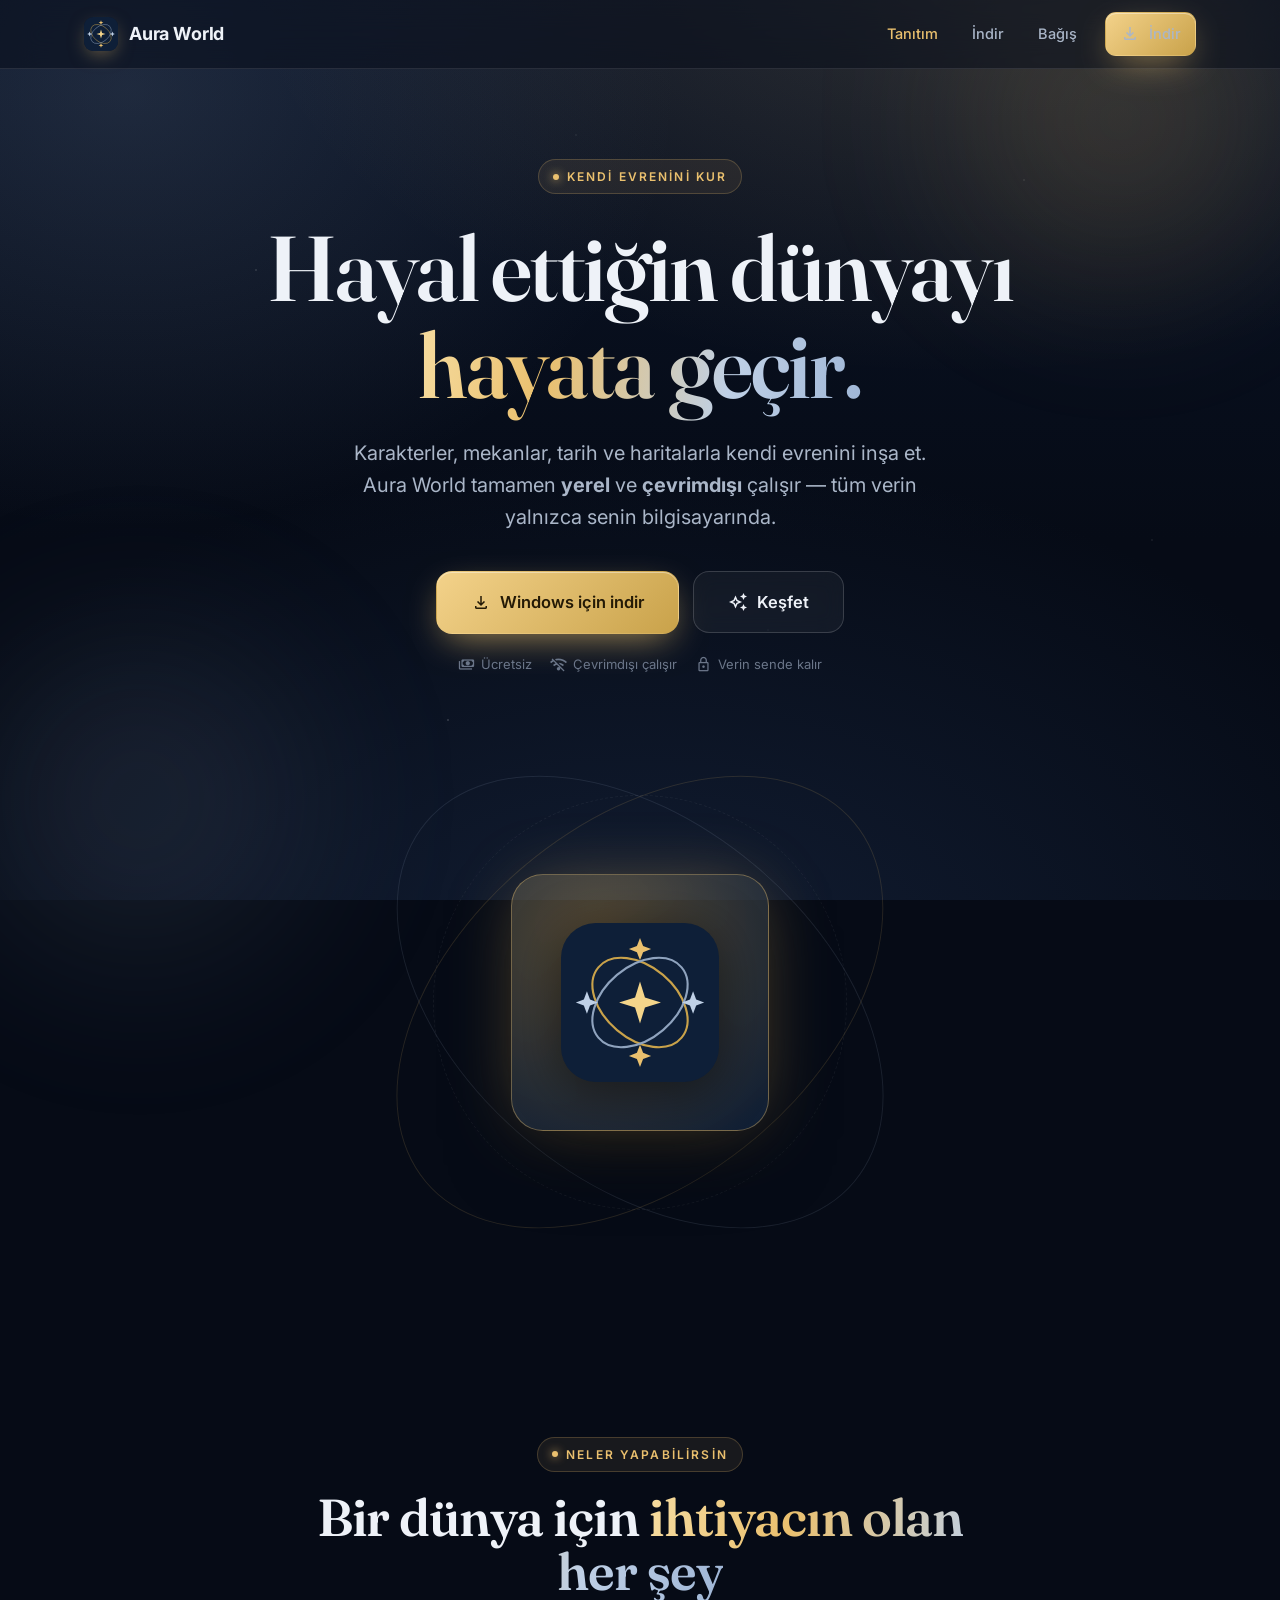
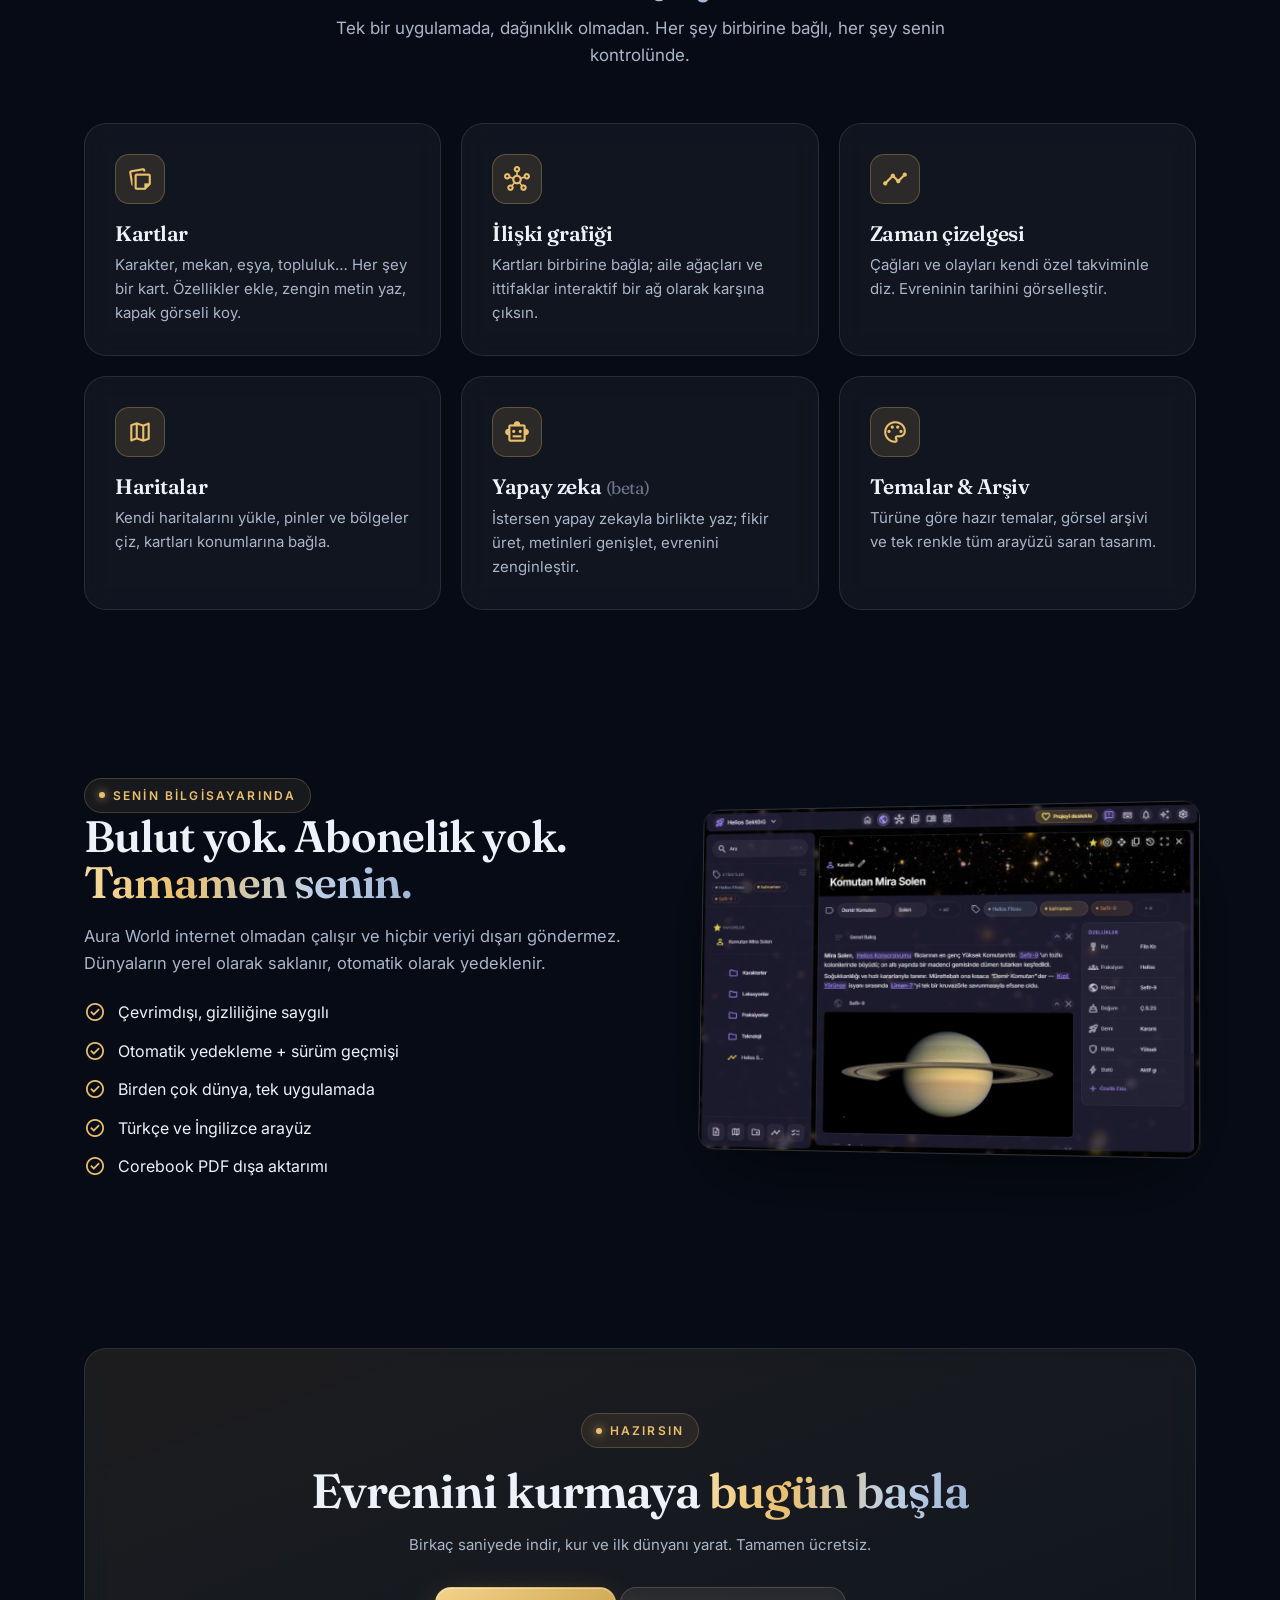
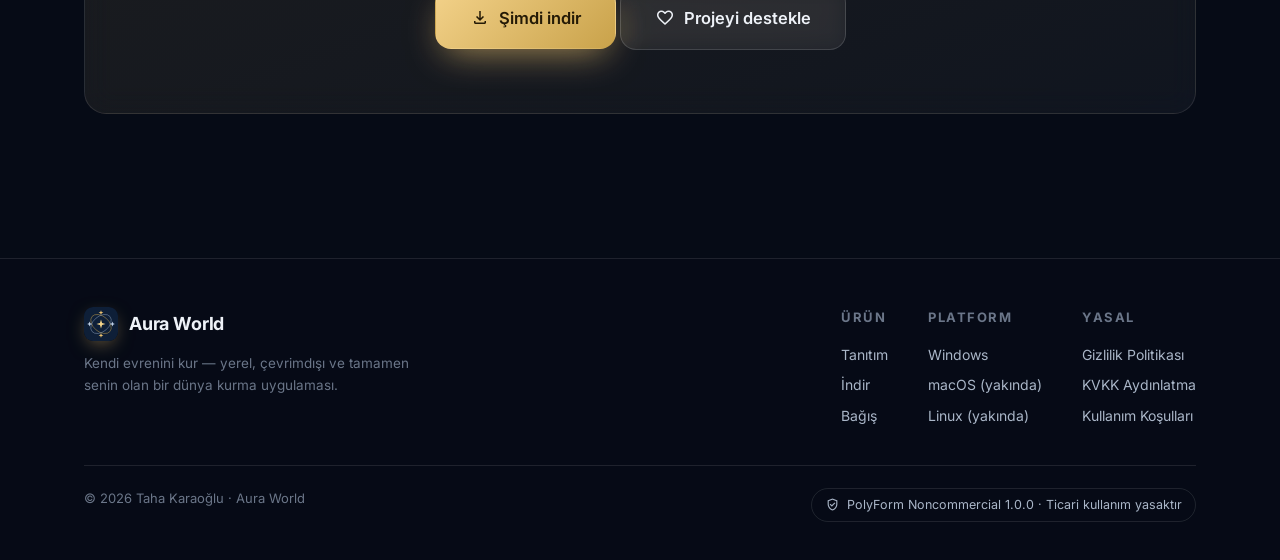
<file: index.html>
<!DOCTYPE html>
<html lang="tr">
<head>
<meta charset="UTF-8"/>
<meta name="viewport" content="width=device-width, initial-scale=1.0"/>
<title>Aura World — Kendi Evrenini Kur</title>
<meta name="description" content="Aura World; karakterler, mekanlar, tarih ve haritalarla kendi evrenini inşa edebileceğin, tamamen yerel ve çevrimdışı çalışan bir dünya kurma uygulaması."/>
<link rel="icon" href="assets/icon.svg" type="image/svg+xml"/>
<link rel="preconnect" href="https://fonts.googleapis.com"/>
<link rel="preconnect" href="https://fonts.gstatic.com" crossorigin/>
<link href="https://fonts.googleapis.com/css2?family=Fraunces:opsz,wght@9..144,500;9..144,600;9..144,700&family=Inter:wght@400;500;600;700&display=swap" rel="stylesheet"/>
<link rel="stylesheet" href="https://fonts.googleapis.com/css2?family=Material+Symbols+Outlined:opsz,wght,FILL,GRAD@24,400,0,0"/>
<link rel="stylesheet" href="assets/styles.css"/>
</head>
<body>
<div class="bg"></div><div class="blob a"></div><div class="blob b"></div>

<nav class="nav"><div class="wrap">
  <a class="brand" href="index.html"><img src="assets/icon.svg" alt="Aura World"/> Aura World</a>
  <button class="burger" aria-label="Menü">☰</button>
  <div class="nav-links">
    <a href="index.html" class="active">Tanıtım</a>
    <a href="download.html">İndir</a>
    <a href="donate.html">Bağış</a>
    <a class="btn btn-primary nav-cta" href="download.html"><span class="material-symbols-outlined ico">download</span> İndir</a>
  </div>
</div></nav>

<!-- HERO -->
<header class="hero"><div class="wrap reveal">
  <span class="eyebrow"><span class="dot"></span> Kendi evrenini kur</span>
  <h1>Hayal ettiğin dünyayı<br><span class="grad">hayata geçir.</span></h1>
  <p class="sub">Karakterler, mekanlar, tarih ve haritalarla kendi evrenini inşa et. Aura World tamamen <b>yerel</b> ve <b>çevrimdışı</b> çalışır — tüm verin yalnızca senin bilgisayarında.</p>
  <div class="cta">
    <a class="btn btn-primary btn-lg" href="download.html"><span class="material-symbols-outlined ico">download</span> Windows için indir</a>
    <a class="btn btn-ghost btn-lg" href="#features"><span class="material-symbols-outlined ico">auto_awesome</span> Keşfet</a>
  </div>
  <div class="meta">
    <span><span class="material-symbols-outlined" style="font-size:17px">payments</span> Ücretsiz</span>
    <span><span class="material-symbols-outlined" style="font-size:17px">wifi_off</span> Çevrimdışı çalışır</span>
    <span><span class="material-symbols-outlined" style="font-size:17px">lock</span> Verin sende kalır</span>
  </div>

  <div class="orbit-stage" aria-hidden="true">
    <div class="orbit o1"></div>
    <div class="orbit o2"></div>
    <div class="orbit o3"></div>
    <div class="core"><img src="assets/icon.svg" alt=""/></div>
  </div>
</div></header>

<!-- FEATURES -->
<section class="section" id="features"><div class="wrap">
  <div class="section-head reveal">
    <span class="eyebrow"><span class="dot"></span> Neler yapabilirsin</span>
    <h2>Bir dünya için <span class="grad">ihtiyacın olan her şey</span></h2>
    <p>Tek bir uygulamada, dağınıklık olmadan. Her şey birbirine bağlı, her şey senin kontrolünde.</p>
  </div>
  <div class="grid grid-3">
    <div class="card reveal"><div class="ic"><span class="material-symbols-outlined">note_stack</span></div>
      <h3>Kartlar</h3><p>Karakter, mekan, eşya, topluluk… Her şey bir kart. Özellikler ekle, zengin metin yaz, kapak görseli koy.</p></div>
    <div class="card reveal"><div class="ic"><span class="material-symbols-outlined">hub</span></div>
      <h3>İlişki grafiği</h3><p>Kartları birbirine bağla; aile ağaçları ve ittifaklar interaktif bir ağ olarak karşına çıksın.</p></div>
    <div class="card reveal"><div class="ic"><span class="material-symbols-outlined">timeline</span></div>
      <h3>Zaman çizelgesi</h3><p>Çağları ve olayları kendi özel takviminle diz. Evreninin tarihini görselleştir.</p></div>
    <div class="card reveal"><div class="ic"><span class="material-symbols-outlined">map</span></div>
      <h3>Haritalar</h3><p>Kendi haritalarını yükle, pinler ve bölgeler çiz, kartları konumlarına bağla.</p></div>
    <div class="card reveal"><div class="ic"><span class="material-symbols-outlined">smart_toy</span></div>
      <h3>Yapay zeka <small style="color:var(--ink-faint);font-weight:400">(beta)</small></h3><p>İstersen yapay zekayla birlikte yaz; fikir üret, metinleri genişlet, evrenini zenginleştir.</p></div>
    <div class="card reveal"><div class="ic"><span class="material-symbols-outlined">palette</span></div>
      <h3>Temalar & Arşiv</h3><p>Türüne göre hazır temalar, görsel arşivi ve tek renkle tüm arayüzü saran tasarım.</p></div>
  </div>
</div></section>

<!-- SHOWCASE -->
<section class="section"><div class="wrap">
  <div class="showcase">
    <div class="reveal">
      <span class="eyebrow"><span class="dot"></span> Senin bilgisayarında</span>
      <h2>Bulut yok. Abonelik yok.<br><span class="grad">Tamamen senin.</span></h2>
      <p>Aura World internet olmadan çalışır ve hiçbir veriyi dışarı göndermez. Dünyaların yerel olarak saklanır, otomatik olarak yedeklenir.</p>
      <ul class="checklist">
        <li><span class="material-symbols-outlined">check_circle</span> Çevrimdışı, gizliliğine saygılı</li>
        <li><span class="material-symbols-outlined">check_circle</span> Otomatik yedekleme + sürüm geçmişi</li>
        <li><span class="material-symbols-outlined">check_circle</span> Birden çok dünya, tek uygulamada</li>
        <li><span class="material-symbols-outlined">check_circle</span> Türkçe ve İngilizce arayüz</li>
        <li><span class="material-symbols-outlined">check_circle</span> Corebook PDF dışa aktarımı</li>
      </ul>
    </div>
    <div class="reveal">
      <div class="shotwrap">
        <!-- Drop a real app screenshot at site/assets/screenshot.png — it appears here
             as a soft, window-style frame. Until that file exists, the mockup shows. -->
        <img class="shot" src="assets/screenshot.png" alt="Aura World — Komutan Mira Solen kartı" onerror="this.remove()"/>
        <div class="mock">
          <div class="bar"><i></i><i></i><i></i><span class="t">Aura World</span></div>
          <div class="body">
            <div class="side"><b></b><b></b><b></b><b></b><b></b><b></b></div>
            <div class="main">
              <div class="h"></div>
              <div class="chips"><s></s><s></s><s></s></div>
              <div class="ln s"></div><div class="ln m"></div><div class="ln l"></div>
              <div class="img"></div>
            </div>
          </div>
        </div>
      </div>
    </div>
  </div>
</div></section>

<!-- CTA -->
<section class="section"><div class="wrap">
  <div class="card reveal" style="text-align:center;padding:64px 30px;background:linear-gradient(160deg,rgba(234,192,110,.10),var(--glass))">
    <span class="eyebrow"><span class="dot"></span> Hazırsın</span>
    <h2 style="font-size:clamp(30px,5vw,48px);margin:18px 0 0">Evrenini kurmaya <span class="grad">bugün başla</span></h2>
    <p style="color:var(--ink-dim);max-width:520px;margin:16px auto 0">Birkaç saniyede indir, kur ve ilk dünyanı yarat. Tamamen ücretsiz.</p>
    <div class="cta" style="margin-top:30px">
      <a class="btn btn-primary btn-lg" href="download.html"><span class="material-symbols-outlined ico">download</span> Şimdi indir</a>
      <a class="btn btn-ghost btn-lg" href="donate.html"><span class="material-symbols-outlined ico">favorite</span> Projeyi destekle</a>
    </div>
  </div>
</div></section>

<footer><div class="wrap">
  <div class="foot">
    <div>
      <a class="brand" href="index.html"><img src="assets/icon.svg" alt=""/> Aura World</a>
      <p>Kendi evrenini kur — yerel, çevrimdışı ve tamamen senin olan bir dünya kurma uygulaması.</p>
    </div>
    <div class="foot-links">
      <div class="foot-col"><h4>Ürün</h4>
        <a href="index.html">Tanıtım</a><a href="download.html">İndir</a><a href="donate.html">Bağış</a></div>
      <div class="foot-col"><h4>Platform</h4>
        <a href="download.html">Windows</a><a href="download.html">macOS (yakında)</a><a href="download.html">Linux (yakında)</a></div>
      <div class="foot-col"><h4>Yasal</h4>
        <a href="privacy.html">Gizlilik Politikası</a><a href="privacy.html#kvkk">KVKK Aydınlatma</a><a href="terms.html">Kullanım Koşulları</a></div>
    </div>
  </div>
  <div class="foot-bottom">
    <span>© <span data-year>2026</span> Taha Karaoğlu · Aura World</span>
    <span class="lic-pill"><span class="material-symbols-outlined" style="font-size:15px">verified_user</span> PolyForm Noncommercial 1.0.0 · Ticari kullanım yasaktır</span>
  </div>
</div></footer>

<script src="assets/config.js"></script>
<script src="assets/app.js"></script>
</body>
</html>
</file>
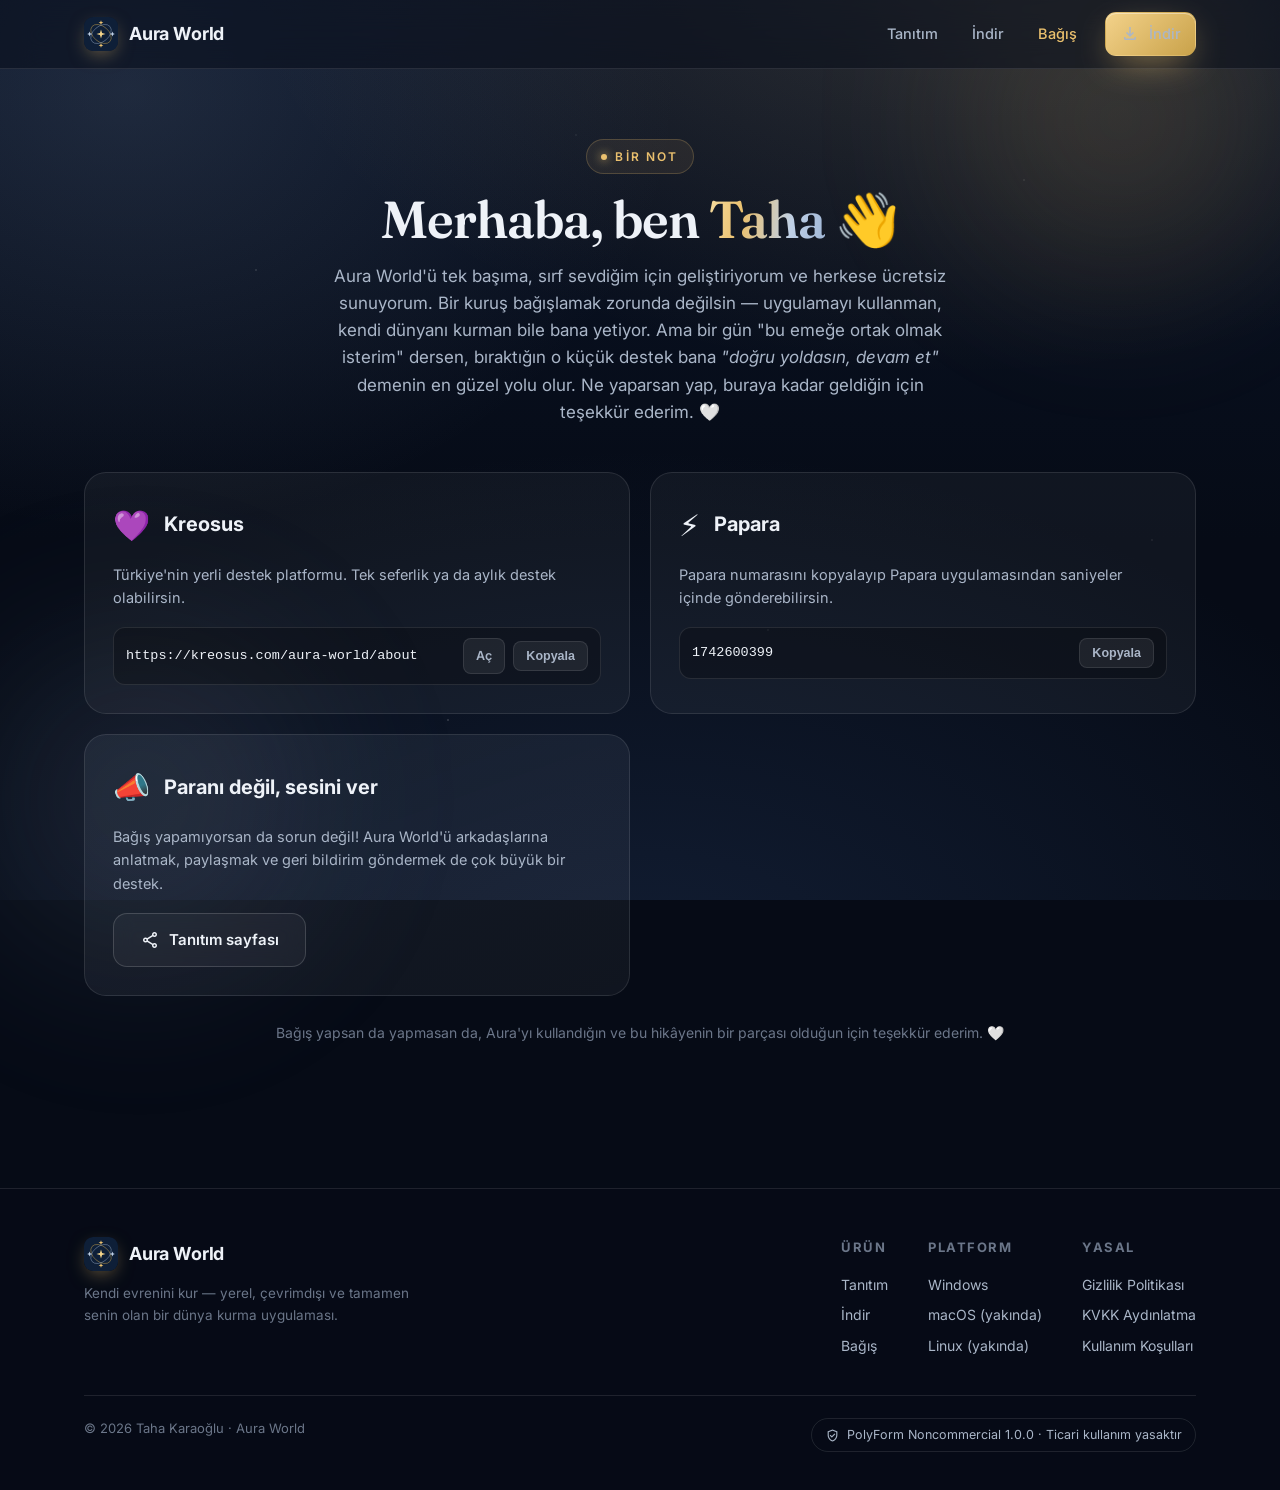
<file: donate.html>
<!DOCTYPE html>
<html lang="tr">
<head>
<meta charset="UTF-8"/>
<meta name="viewport" content="width=device-width, initial-scale=1.0"/>
<title>Aura World — Projeyi Destekle</title>
<meta name="description" content="Aura World'ü desteklemek için bağış yap. Papara, IBAN, Kreosus ve daha fazlası."/>
<link rel="icon" href="assets/icon.svg" type="image/svg+xml"/>
<link rel="preconnect" href="https://fonts.googleapis.com"/>
<link rel="preconnect" href="https://fonts.gstatic.com" crossorigin/>
<link href="https://fonts.googleapis.com/css2?family=Fraunces:opsz,wght@9..144,500;9..144,600;9..144,700&family=Inter:wght@400;500;600;700&display=swap" rel="stylesheet"/>
<link rel="stylesheet" href="https://fonts.googleapis.com/css2?family=Material+Symbols+Outlined:opsz,wght,FILL,GRAD@24,400,0,0"/>
<link rel="stylesheet" href="assets/styles.css"/>
</head>
<body>
<div class="bg"></div><div class="blob a"></div><div class="blob b"></div>

<nav class="nav"><div class="wrap">
  <a class="brand" href="index.html"><img src="assets/icon.svg" alt="Aura World"/> Aura World</a>
  <button class="burger" aria-label="Menü">☰</button>
  <div class="nav-links">
    <a href="index.html">Tanıtım</a>
    <a href="download.html">İndir</a>
    <a href="donate.html" class="active">Bağış</a>
    <a class="btn btn-primary nav-cta" href="download.html"><span class="material-symbols-outlined ico">download</span> İndir</a>
  </div>
</div></nav>

<section class="section" style="padding-top:70px"><div class="wrap">
  <div class="thanks reveal">
    <span class="eyebrow"><span class="dot"></span> Bir not</span>
    <h2 style="font-size:clamp(32px,5vw,52px);margin:18px 0 0">Merhaba, ben <span class="grad">Taha</span> 👋</h2>
    <p style="color:var(--ink-dim);font-size:17px;margin-top:16px">Aura World'ü tek başıma, sırf sevdiğim için geliştiriyorum ve herkese ücretsiz sunuyorum. Bir kuruş bağışlamak zorunda değilsin — uygulamayı kullanman, kendi dünyanı kurman bile bana yetiyor. Ama bir gün "bu emeğe ortak olmak isterim" dersen, bıraktığın o küçük destek bana <em>"doğru yoldasın, devam et"</em> demenin en güzel yolu olur. Ne yaparsan yap, buraya kadar geldiğin için teşekkür ederim. 🤍</p>
  </div>

  <div class="dono-grid">
    <!-- Kreosus -->
    <div class="dono reveal" data-dono="kreosus">
      <div class="top"><span class="em">💜</span><h3>Kreosus</h3></div>
      <p>Türkiye'nin yerli destek platformu. Tek seferlik ya da aylık destek olabilirsin.</p>
      <div class="val"><span data-dono-val>—</span>
        <a class="act" data-dono-open href="#" target="_blank" rel="noopener">Aç</a>
        <button class="act" data-dono-copy>Kopyala</button></div>
    </div>

    <!-- Papara -->
    <div class="dono reveal" data-dono="papara">
      <div class="top"><span class="em">⚡</span><h3>Papara</h3></div>
      <p>Papara numarasını kopyalayıp Papara uygulamasından saniyeler içinde gönderebilirsin.</p>
      <div class="val"><span data-dono-val>—</span>
        <a class="act" data-dono-open href="#" target="_blank" rel="noopener">Aç</a>
        <button class="act" data-dono-copy>Kopyala</button></div>
    </div>

    <!-- GitHub Sponsors seçeneği kaldırıldı -->

    <!-- Spread the word -->
    <div class="dono reveal" style="background:linear-gradient(160deg,rgba(143,163,190,.10),var(--glass))">
      <div class="top"><span class="em">📣</span><h3>Paranı değil, sesini ver</h3></div>
      <p>Bağış yapamıyorsan da sorun değil! Aura World'ü arkadaşlarına anlatmak, paylaşmak ve geri bildirim göndermek de çok büyük bir destek.</p>
      <div class="val" style="border:none;background:none;padding:0">
        <a class="btn btn-ghost" href="index.html"><span class="material-symbols-outlined ico">share</span> Tanıtım sayfası</a></div>
    </div>
  </div>

  <p class="note reveal">Bağış yapsan da yapmasan da, Aura'yı kullandığın ve bu hikâyenin bir parçası olduğun için teşekkür ederim. 🤍</p>
</div></section>

<footer><div class="wrap">
  <div class="foot">
    <div>
      <a class="brand" href="index.html"><img src="assets/icon.svg" alt=""/> Aura World</a>
      <p>Kendi evrenini kur — yerel, çevrimdışı ve tamamen senin olan bir dünya kurma uygulaması.</p>
    </div>
    <div class="foot-links">
      <div class="foot-col"><h4>Ürün</h4>
        <a href="index.html">Tanıtım</a><a href="download.html">İndir</a><a href="donate.html">Bağış</a></div>
      <div class="foot-col"><h4>Platform</h4>
        <a href="download.html">Windows</a><a href="download.html">macOS (yakında)</a><a href="download.html">Linux (yakında)</a></div>
      <div class="foot-col"><h4>Yasal</h4>
        <a href="privacy.html">Gizlilik Politikası</a><a href="privacy.html#kvkk">KVKK Aydınlatma</a><a href="terms.html">Kullanım Koşulları</a></div>
    </div>
  </div>
  <div class="foot-bottom">
    <span>© <span data-year>2026</span> Taha Karaoğlu · Aura World</span>
    <span class="lic-pill"><span class="material-symbols-outlined" style="font-size:15px">verified_user</span> PolyForm Noncommercial 1.0.0 · Ticari kullanım yasaktır</span>
  </div>
</div></footer>

<script src="assets/config.js"></script>
<script src="assets/app.js"></script>
</body>
</html>
</file>
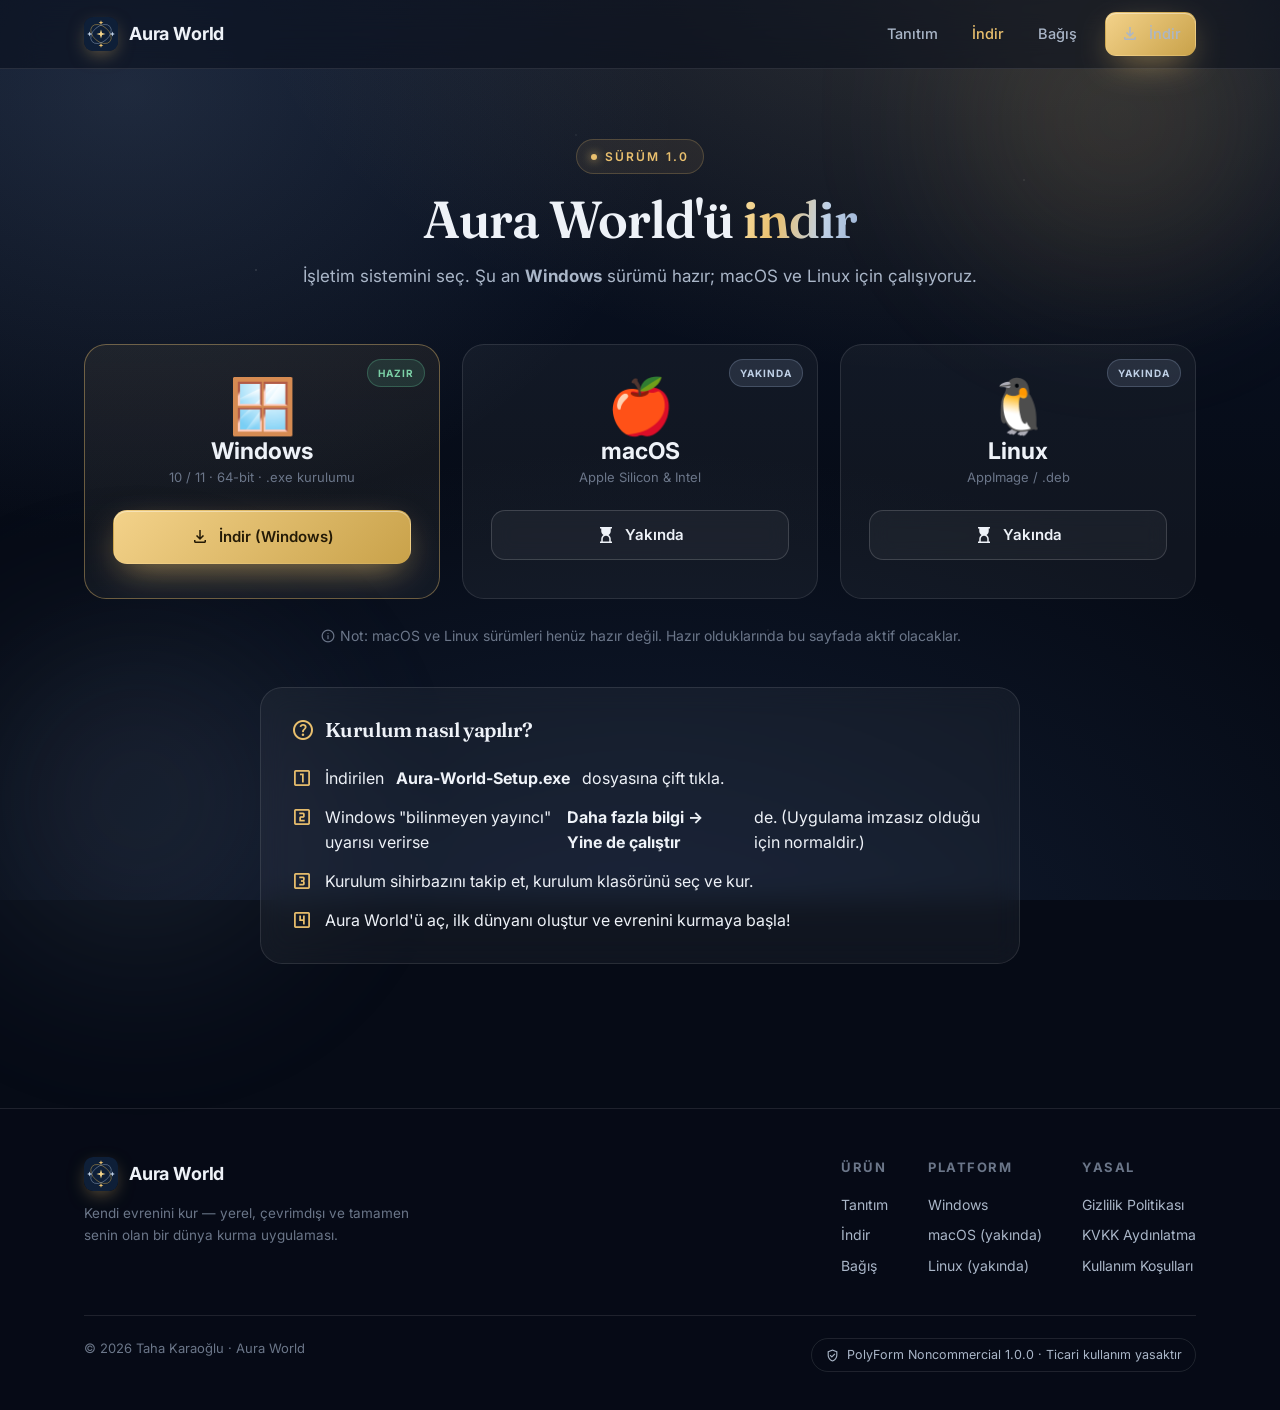
<file: download.html>
<!DOCTYPE html>
<html lang="tr">
<head>
<meta charset="UTF-8"/>
<meta name="viewport" content="width=device-width, initial-scale=1.0"/>
<title>Aura World — İndir</title>
<meta name="description" content="Aura World'ü indir. Şu an Windows için hazır; macOS ve Linux yakında."/>
<link rel="icon" href="assets/icon.svg" type="image/svg+xml"/>
<link rel="preconnect" href="https://fonts.googleapis.com"/>
<link rel="preconnect" href="https://fonts.gstatic.com" crossorigin/>
<link href="https://fonts.googleapis.com/css2?family=Fraunces:opsz,wght@9..144,500;9..144,600;9..144,700&family=Inter:wght@400;500;600;700&display=swap" rel="stylesheet"/>
<link rel="stylesheet" href="https://fonts.googleapis.com/css2?family=Material+Symbols+Outlined:opsz,wght,FILL,GRAD@24,400,0,0"/>
<link rel="stylesheet" href="assets/styles.css"/>
</head>
<body>
<div class="bg"></div><div class="blob a"></div><div class="blob b"></div>

<nav class="nav"><div class="wrap">
  <a class="brand" href="index.html"><img src="assets/icon.svg" alt="Aura World"/> Aura World</a>
  <button class="burger" aria-label="Menü">☰</button>
  <div class="nav-links">
    <a href="index.html">Tanıtım</a>
    <a href="download.html" class="active">İndir</a>
    <a href="donate.html">Bağış</a>
    <a class="btn btn-primary nav-cta" href="#get"><span class="material-symbols-outlined ico">download</span> İndir</a>
  </div>
</div></nav>

<section class="section" id="get" style="padding-top:70px"><div class="wrap">
  <div class="section-head reveal">
    <span class="eyebrow"><span class="dot"></span> Sürüm 1.0</span>
    <h2>Aura World'ü <span class="grad">indir</span></h2>
    <p>İşletim sistemini seç. Şu an <b>Windows</b> sürümü hazır; macOS ve Linux için çalışıyoruz.</p>
    <p data-os-hint style="font-size:13px;color:var(--ink-faint);margin-top:8px"></p>
  </div>

  <div class="os-grid">
    <!-- Windows (active) -->
    <div class="os active reveal" data-os="win">
      <span class="badge go">Hazır</span>
      <span class="osico">🪟</span>
      <h3>Windows</h3>
      <div class="v">10 / 11 · 64-bit · .exe kurulumu</div>
      <a class="btn btn-primary btn-block" data-href="downloadWin" href="#"><span class="material-symbols-outlined ico">download</span> İndir (Windows)</a>
    </div>

    <!-- macOS (soon) -->
    <div class="os soon reveal" data-os="mac">
      <span class="badge">Yakında</span>
      <span class="osico">🍎</span>
      <h3>macOS</h3>
      <div class="v">Apple Silicon & Intel</div>
      <button class="btn btn-ghost btn-block" disabled style="cursor:not-allowed"><span class="material-symbols-outlined ico">hourglass_top</span> Yakında</button>
    </div>

    <!-- Linux (soon) -->
    <div class="os soon reveal" data-os="linux">
      <span class="badge">Yakında</span>
      <span class="osico">🐧</span>
      <h3>Linux</h3>
      <div class="v">AppImage / .deb</div>
      <button class="btn btn-ghost btn-block" disabled style="cursor:not-allowed"><span class="material-symbols-outlined ico">hourglass_top</span> Yakında</button>
    </div>
  </div>

  <p class="note reveal">
    <span class="material-symbols-outlined" style="font-size:16px;vertical-align:-3px">info</span>
    Not: macOS ve Linux sürümleri henüz hazır değil. Hazır olduklarında bu sayfada aktif olacaklar.
  </p>

  <!-- Install help -->
  <div class="card reveal" style="margin-top:40px;max-width:760px;margin-left:auto;margin-right:auto">
    <h3 style="font-size:20px;margin-bottom:14px"><span class="material-symbols-outlined" style="color:var(--gold);vertical-align:-5px;margin-right:6px">help</span> Kurulum nasıl yapılır?</h3>
    <ul class="checklist">
      <li><span class="material-symbols-outlined">looks_one</span> İndirilen <b>Aura-World-Setup.exe</b> dosyasına çift tıkla.</li>
      <li><span class="material-symbols-outlined">looks_two</span> Windows "bilinmeyen yayıncı" uyarısı verirse <b>Daha fazla bilgi → Yine de çalıştır</b> de. (Uygulama imzasız olduğu için normaldir.)</li>
      <li><span class="material-symbols-outlined">looks_3</span> Kurulum sihirbazını takip et, kurulum klasörünü seç ve kur.</li>
      <li><span class="material-symbols-outlined">looks_4</span> Aura World'ü aç, ilk dünyanı oluştur ve evrenini kurmaya başla!</li>
    </ul>
  </div>
</div></section>

<footer><div class="wrap">
  <div class="foot">
    <div>
      <a class="brand" href="index.html"><img src="assets/icon.svg" alt=""/> Aura World</a>
      <p>Kendi evrenini kur — yerel, çevrimdışı ve tamamen senin olan bir dünya kurma uygulaması.</p>
    </div>
    <div class="foot-links">
      <div class="foot-col"><h4>Ürün</h4>
        <a href="index.html">Tanıtım</a><a href="download.html">İndir</a><a href="donate.html">Bağış</a></div>
      <div class="foot-col"><h4>Platform</h4>
        <a href="download.html">Windows</a><a href="download.html">macOS (yakında)</a><a href="download.html">Linux (yakında)</a></div>
      <div class="foot-col"><h4>Yasal</h4>
        <a href="privacy.html">Gizlilik Politikası</a><a href="privacy.html#kvkk">KVKK Aydınlatma</a><a href="terms.html">Kullanım Koşulları</a></div>
    </div>
  </div>
  <div class="foot-bottom">
    <span>© <span data-year>2026</span> Taha Karaoğlu · Aura World</span>
    <span class="lic-pill"><span class="material-symbols-outlined" style="font-size:15px">verified_user</span> PolyForm Noncommercial 1.0.0 · Ticari kullanım yasaktır</span>
  </div>
</div></footer>

<script src="assets/config.js"></script>
<script src="assets/app.js"></script>
</body>
</html>
</file>
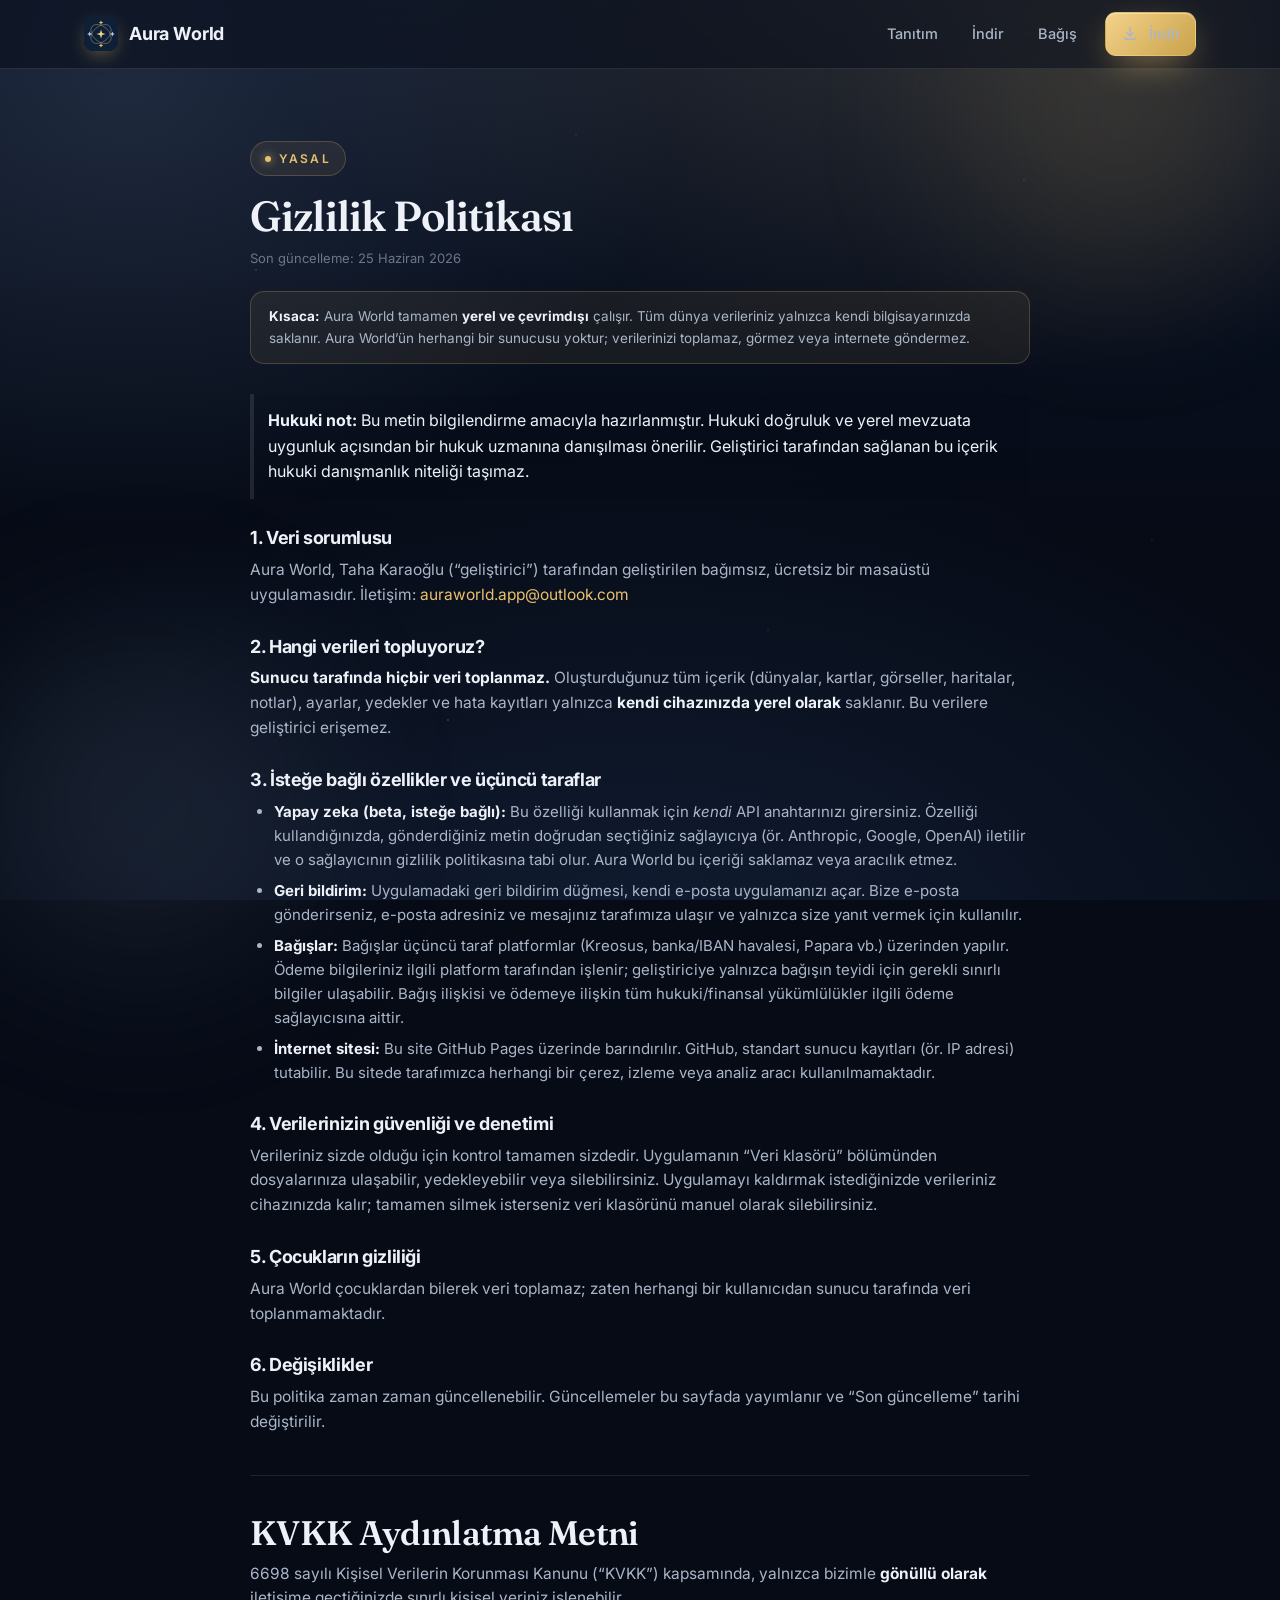
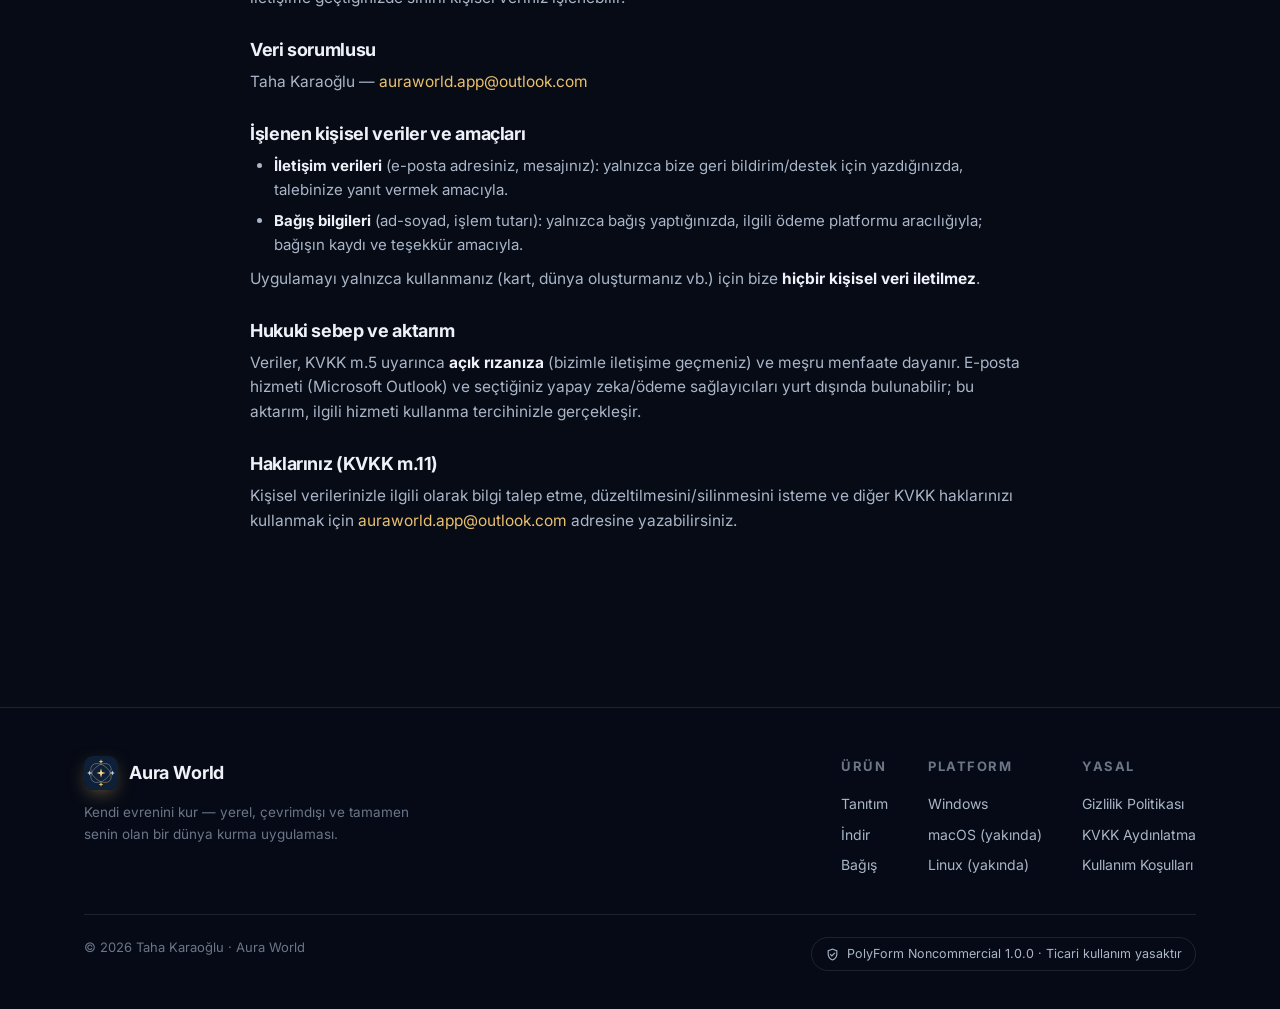
<file: privacy.html>
<!DOCTYPE html>
<html lang="tr">
<head>
<meta charset="UTF-8"/>
<meta name="viewport" content="width=device-width, initial-scale=1.0"/>
<title>Aura World — Gizlilik Politikası</title>
<meta name="description" content="Aura World gizlilik politikası ve KVKK aydınlatma metni."/>
<link rel="icon" href="assets/icon.svg" type="image/svg+xml"/>
<link rel="preconnect" href="https://fonts.googleapis.com"/>
<link rel="preconnect" href="https://fonts.gstatic.com" crossorigin/>
<link href="https://fonts.googleapis.com/css2?family=Fraunces:opsz,wght@9..144,500;9..144,600;9..144,700&family=Inter:wght@400;500;600;700&display=swap" rel="stylesheet"/>
<link rel="stylesheet" href="https://fonts.googleapis.com/css2?family=Material+Symbols+Outlined:opsz,wght,FILL,GRAD@24,400,0,0"/>
<link rel="stylesheet" href="assets/styles.css"/>
</head>
<body>
<div class="bg"></div><div class="blob a"></div><div class="blob b"></div>

<nav class="nav"><div class="wrap">
  <a class="brand" href="index.html"><img src="assets/icon.svg" alt="Aura World"/> Aura World</a>
  <button class="burger" aria-label="Menü">☰</button>
  <div class="nav-links">
    <a href="index.html">Tanıtım</a>
    <a href="download.html">İndir</a>
    <a href="donate.html">Bağış</a>
    <a class="btn btn-primary nav-cta" href="download.html"><span class="material-symbols-outlined ico">download</span> İndir</a>
  </div>
</div></nav>

<section class="section" style="padding-top:64px"><div class="wrap">
  <div class="legal">
    <span class="eyebrow"><span class="dot"></span> Yasal</span>
    <h2 style="margin-top:18px">Gizlilik Politikası</h2>
    <p class="updated">Son güncelleme: 25 Haziran 2026</p>
    <div class="disclaimer">
      <strong>Kısaca:</strong> Aura World tamamen <strong>yerel ve çevrimdışı</strong> çalışır. Tüm dünya verileriniz yalnızca kendi bilgisayarınızda saklanır. Aura World’ün herhangi bir sunucusu yoktur; verilerinizi toplamaz, görmez veya internete göndermez.
    </div>

    <div class="legal-note" style="margin-top:18px;padding:14px;border-left:4px solid var(--hair);background:rgba(0,0,0,.02)">
      <strong>Hukuki not:</strong> Bu metin bilgilendirme amacıyla hazırlanmıştır. Hukuki doğruluk ve yerel mevzuata uygunluk açısından bir hukuk uzmanına danışılması önerilir. Geliştirici tarafından sağlanan bu içerik hukuki danışmanlık niteliği taşımaz.
    </div>

    <h3>1. Veri sorumlusu</h3>
    <p>Aura World, Taha Karaoğlu (“geliştirici”) tarafından geliştirilen bağımsız, ücretsiz bir masaüstü uygulamasıdır. İletişim: <a href="mailto:auraworld.app@outlook.com">auraworld.app@outlook.com</a></p>

    <h3>2. Hangi verileri topluyoruz?</h3>
    <p><strong>Sunucu tarafında hiçbir veri toplanmaz.</strong> Oluşturduğunuz tüm içerik (dünyalar, kartlar, görseller, haritalar, notlar), ayarlar, yedekler ve hata kayıtları yalnızca <strong>kendi cihazınızda yerel olarak</strong> saklanır. Bu verilere geliştirici erişemez.</p>

    <h3>3. İsteğe bağlı özellikler ve üçüncü taraflar</h3>
    <ul>
      <li><strong>Yapay zeka (beta, isteğe bağlı):</strong> Bu özelliği kullanmak için <em>kendi</em> API anahtarınızı girersiniz. Özelliği kullandığınızda, gönderdiğiniz metin doğrudan seçtiğiniz sağlayıcıya (ör. Anthropic, Google, OpenAI) iletilir ve o sağlayıcının gizlilik politikasına tabi olur. Aura World bu içeriği saklamaz veya aracılık etmez.</li>
      <li><strong>Geri bildirim:</strong> Uygulamadaki geri bildirim düğmesi, kendi e-posta uygulamanızı açar. Bize e-posta gönderirseniz, e-posta adresiniz ve mesajınız tarafımıza ulaşır ve yalnızca size yanıt vermek için kullanılır.</li>
      <li><strong>Bağışlar:</strong> Bağışlar üçüncü taraf platformlar (Kreosus, banka/IBAN havalesi, Papara vb.) üzerinden yapılır. Ödeme bilgileriniz ilgili platform tarafından işlenir; geliştiriciye yalnızca bağışın teyidi için gerekli sınırlı bilgiler ulaşabilir. Bağış ilişkisi ve ödemeye ilişkin tüm hukuki/finansal yükümlülükler ilgili ödeme sağlayıcısına aittir.</li>
      <li><strong>İnternet sitesi:</strong> Bu site GitHub Pages üzerinde barındırılır. GitHub, standart sunucu kayıtları (ör. IP adresi) tutabilir. Bu sitede tarafımızca herhangi bir çerez, izleme veya analiz aracı kullanılmamaktadır.</li>
    </ul>

    <h3>4. Verilerinizin güvenliği ve denetimi</h3>
    <p>Verileriniz sizde olduğu için kontrol tamamen sizdedir. Uygulamanın “Veri klasörü” bölümünden dosyalarınıza ulaşabilir, yedekleyebilir veya silebilirsiniz. Uygulamayı kaldırmak istediğinizde verileriniz cihazınızda kalır; tamamen silmek isterseniz veri klasörünü manuel olarak silebilirsiniz.</p>

    <h3>5. Çocukların gizliliği</h3>
    <p>Aura World çocuklardan bilerek veri toplamaz; zaten herhangi bir kullanıcıdan sunucu tarafında veri toplanmamaktadır.</p>

    <h3>6. Değişiklikler</h3>
    <p>Bu politika zaman zaman güncellenebilir. Güncellemeler bu sayfada yayımlanır ve “Son güncelleme” tarihi değiştirilir.</p>

    <hr style="border:none;border-top:1px solid var(--hair);margin:40px 0"/>

    <h2 id="kvkk" style="font-size:clamp(24px,4vw,34px)">KVKK Aydınlatma Metni</h2>
    <p>6698 sayılı Kişisel Verilerin Korunması Kanunu (“KVKK”) kapsamında, yalnızca bizimle <strong>gönüllü olarak</strong> iletişime geçtiğinizde sınırlı kişisel veriniz işlenebilir.</p>

    <h3>Veri sorumlusu</h3>
    <p>Taha Karaoğlu — <a href="mailto:auraworld.app@outlook.com">auraworld.app@outlook.com</a></p>

    <h3>İşlenen kişisel veriler ve amaçları</h3>
    <ul>
      <li><strong>İletişim verileri</strong> (e-posta adresiniz, mesajınız): yalnızca bize geri bildirim/destek için yazdığınızda, talebinize yanıt vermek amacıyla.</li>
      <li><strong>Bağış bilgileri</strong> (ad-soyad, işlem tutarı): yalnızca bağış yaptığınızda, ilgili ödeme platformu aracılığıyla; bağışın kaydı ve teşekkür amacıyla.</li>
    </ul>
    <p>Uygulamayı yalnızca kullanmanız (kart, dünya oluşturmanız vb.) için bize <strong>hiçbir kişisel veri iletilmez</strong>.</p>

    <h3>Hukuki sebep ve aktarım</h3>
    <p>Veriler, KVKK m.5 uyarınca <strong>açık rızanıza</strong> (bizimle iletişime geçmeniz) ve meşru menfaate dayanır. E-posta hizmeti (Microsoft Outlook) ve seçtiğiniz yapay zeka/ödeme sağlayıcıları yurt dışında bulunabilir; bu aktarım, ilgili hizmeti kullanma tercihinizle gerçekleşir.</p>

    <h3>Haklarınız (KVKK m.11)</h3>
    <p>Kişisel verilerinizle ilgili olarak bilgi talep etme, düzeltilmesini/silinmesini isteme ve diğer KVKK haklarınızı kullanmak için <a href="mailto:auraworld.app@outlook.com">auraworld.app@outlook.com</a> adresine yazabilirsiniz.</p>
  </div>
</div></section>

<footer><div class="wrap">
  <div class="foot">
    <div>
      <a class="brand" href="index.html"><img src="assets/icon.svg" alt=""/> Aura World</a>
      <p>Kendi evrenini kur — yerel, çevrimdışı ve tamamen senin olan bir dünya kurma uygulaması.</p>
    </div>
    <div class="foot-links">
      <div class="foot-col"><h4>Ürün</h4>
        <a href="index.html">Tanıtım</a><a href="download.html">İndir</a><a href="donate.html">Bağış</a></div>
      <div class="foot-col"><h4>Platform</h4>
        <a href="download.html">Windows</a><a href="download.html">macOS (yakında)</a><a href="download.html">Linux (yakında)</a></div>
      <div class="foot-col"><h4>Yasal</h4>
        <a href="privacy.html">Gizlilik Politikası</a><a href="privacy.html#kvkk">KVKK Aydınlatma</a><a href="terms.html">Kullanım Koşulları</a></div>
    </div>
  </div>
  <div class="foot-bottom">
    <span>© <span data-year>2026</span> Taha Karaoğlu · Aura World</span>
    <span class="lic-pill"><span class="material-symbols-outlined" style="font-size:15px">verified_user</span> PolyForm Noncommercial 1.0.0 · Ticari kullanım yasaktır</span>
  </div>
</div></footer>

<script src="assets/config.js"></script>
<script src="assets/app.js"></script>
</body>
</html>
</file>
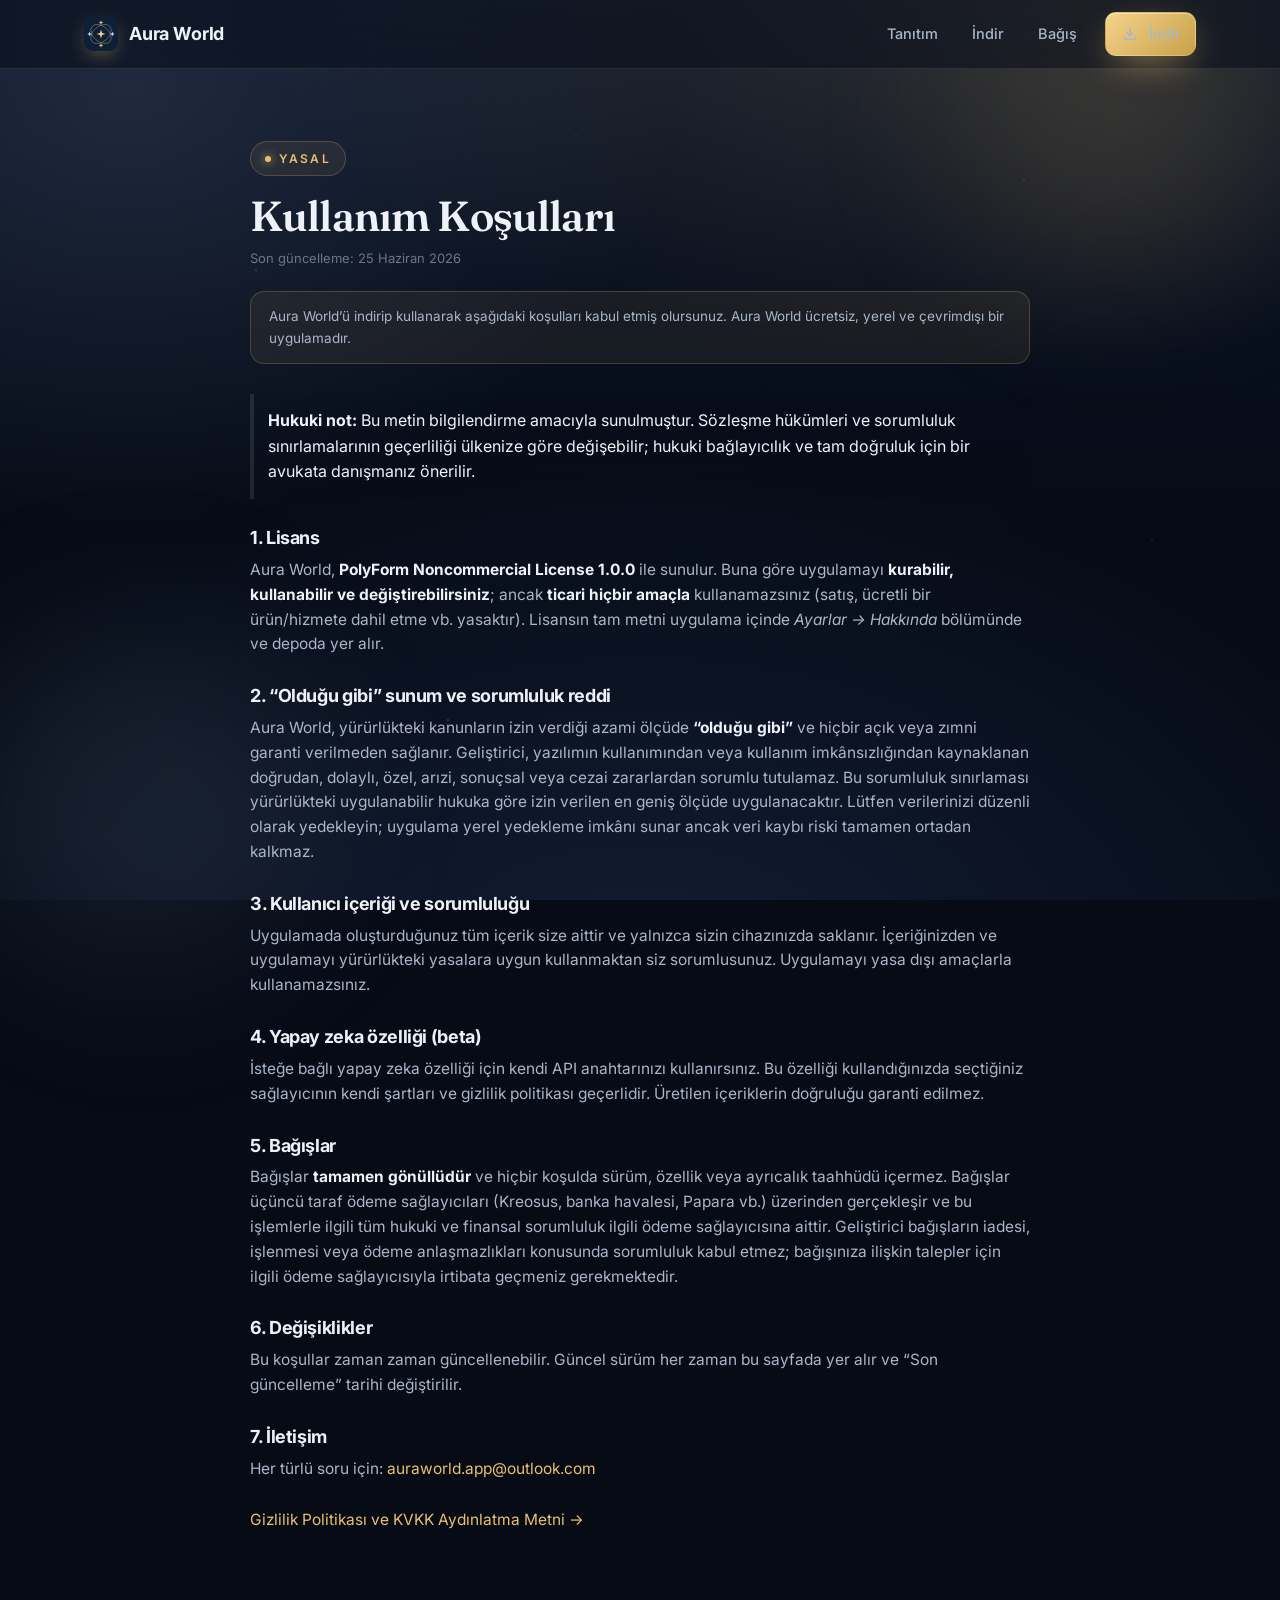
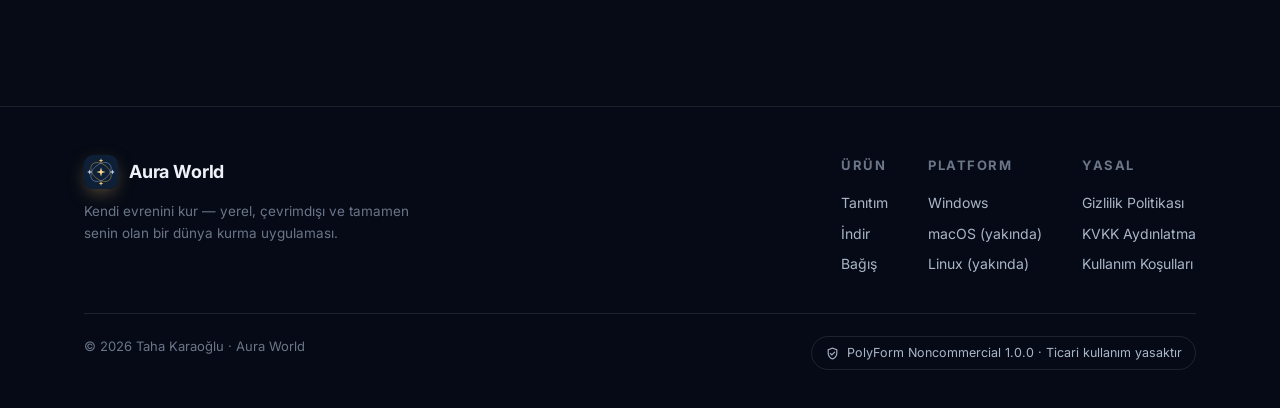
<file: terms.html>
<!DOCTYPE html>
<html lang="tr">
<head>
<meta charset="UTF-8"/>
<meta name="viewport" content="width=device-width, initial-scale=1.0"/>
<title>Aura World — Kullanım Koşulları</title>
<meta name="description" content="Aura World kullanım koşulları ve lisans özeti."/>
<link rel="icon" href="assets/icon.svg" type="image/svg+xml"/>
<link rel="preconnect" href="https://fonts.googleapis.com"/>
<link rel="preconnect" href="https://fonts.gstatic.com" crossorigin/>
<link href="https://fonts.googleapis.com/css2?family=Fraunces:opsz,wght@9..144,500;9..144,600;9..144,700&family=Inter:wght@400;500;600;700&display=swap" rel="stylesheet"/>
<link rel="stylesheet" href="https://fonts.googleapis.com/css2?family=Material+Symbols+Outlined:opsz,wght,FILL,GRAD@24,400,0,0"/>
<link rel="stylesheet" href="assets/styles.css"/>
</head>
<body>
<div class="bg"></div><div class="blob a"></div><div class="blob b"></div>

<nav class="nav"><div class="wrap">
  <a class="brand" href="index.html"><img src="assets/icon.svg" alt="Aura World"/> Aura World</a>
  <button class="burger" aria-label="Menü">☰</button>
  <div class="nav-links">
    <a href="index.html">Tanıtım</a>
    <a href="download.html">İndir</a>
    <a href="donate.html">Bağış</a>
    <a class="btn btn-primary nav-cta" href="download.html"><span class="material-symbols-outlined ico">download</span> İndir</a>
  </div>
</div></nav>

<section class="section" style="padding-top:64px"><div class="wrap">
  <div class="legal">
    <span class="eyebrow"><span class="dot"></span> Yasal</span>
    <h2 style="margin-top:18px">Kullanım Koşulları</h2>
    <p class="updated">Son güncelleme: 25 Haziran 2026</p>

    <div class="disclaimer">
      Aura World’ü indirip kullanarak aşağıdaki koşulları kabul etmiş olursunuz. Aura World ücretsiz, yerel ve çevrimdışı bir uygulamadır.
    </div>

    <div class="legal-note" style="margin-top:18px;padding:14px;border-left:4px solid var(--hair);background:rgba(0,0,0,.02)">
      <strong>Hukuki not:</strong> Bu metin bilgilendirme amacıyla sunulmuştur. Sözleşme hükümleri ve sorumluluk sınırlamalarının geçerliliği ülkenize göre değişebilir; hukuki bağlayıcılık ve tam doğruluk için bir avukata danışmanız önerilir.
    </div>

    <h3>1. Lisans</h3>
    <p>Aura World, <strong>PolyForm Noncommercial License 1.0.0</strong> ile sunulur. Buna göre uygulamayı <strong>kurabilir, kullanabilir ve değiştirebilirsiniz</strong>; ancak <strong>ticari hiçbir amaçla</strong> kullanamazsınız (satış, ücretli bir ürün/hizmete dahil etme vb. yasaktır). Lisansın tam metni uygulama içinde <em>Ayarlar → Hakkında</em> bölümünde ve depoda yer alır.</p>

    <h3>2. “Olduğu gibi” sunum ve sorumluluk reddi</h3>
    <p>Aura World, yürürlükteki kanunların izin verdiği azami ölçüde <strong>“olduğu gibi”</strong> ve hiçbir açık veya zımni garanti verilmeden sağlanır. Geliştirici, yazılımın kullanımından veya kullanım imkânsızlığından kaynaklanan doğrudan, dolaylı, özel, arızi, sonuçsal veya cezai zararlardan sorumlu tutulamaz. Bu sorumluluk sınırlaması yürürlükteki uygulanabilir hukuka göre izin verilen en geniş ölçüde uygulanacaktır. Lütfen verilerinizi düzenli olarak yedekleyin; uygulama yerel yedekleme imkânı sunar ancak veri kaybı riski tamamen ortadan kalkmaz.</p>

    <h3>3. Kullanıcı içeriği ve sorumluluğu</h3>
    <p>Uygulamada oluşturduğunuz tüm içerik size aittir ve yalnızca sizin cihazınızda saklanır. İçeriğinizden ve uygulamayı yürürlükteki yasalara uygun kullanmaktan siz sorumlusunuz. Uygulamayı yasa dışı amaçlarla kullanamazsınız.</p>

    <h3>4. Yapay zeka özelliği (beta)</h3>
    <p>İsteğe bağlı yapay zeka özelliği için kendi API anahtarınızı kullanırsınız. Bu özelliği kullandığınızda seçtiğiniz sağlayıcının kendi şartları ve gizlilik politikası geçerlidir. Üretilen içeriklerin doğruluğu garanti edilmez.</p>

    <h3>5. Bağışlar</h3>
    <p>Bağışlar <strong>tamamen gönüllüdür</strong> ve hiçbir koşulda sürüm, özellik veya ayrıcalık taahhüdü içermez. Bağışlar üçüncü taraf ödeme sağlayıcıları (Kreosus, banka havalesi, Papara vb.) üzerinden gerçekleşir ve bu işlemlerle ilgili tüm hukuki ve finansal sorumluluk ilgili ödeme sağlayıcısına aittir. Geliştirici bağışların iadesi, işlenmesi veya ödeme anlaşmazlıkları konusunda sorumluluk kabul etmez; bağışınıza ilişkin talepler için ilgili ödeme sağlayıcısıyla irtibata geçmeniz gerekmektedir.</p>

    <h3>6. Değişiklikler</h3>
    <p>Bu koşullar zaman zaman güncellenebilir. Güncel sürüm her zaman bu sayfada yer alır ve “Son güncelleme” tarihi değiştirilir.</p>

    <h3>7. İletişim</h3>
    <p>Her türlü soru için: <a href="mailto:auraworld.app@outlook.com">auraworld.app@outlook.com</a></p>

    <p style="margin-top:26px"><a href="privacy.html">Gizlilik Politikası ve KVKK Aydınlatma Metni →</a></p>
  </div>
</div></section>

<footer><div class="wrap">
  <div class="foot">
    <div>
      <a class="brand" href="index.html"><img src="assets/icon.svg" alt=""/> Aura World</a>
      <p>Kendi evrenini kur — yerel, çevrimdışı ve tamamen senin olan bir dünya kurma uygulaması.</p>
    </div>
    <div class="foot-links">
      <div class="foot-col"><h4>Ürün</h4>
        <a href="index.html">Tanıtım</a><a href="download.html">İndir</a><a href="donate.html">Bağış</a></div>
      <div class="foot-col"><h4>Platform</h4>
        <a href="download.html">Windows</a><a href="download.html">macOS (yakında)</a><a href="download.html">Linux (yakında)</a></div>
      <div class="foot-col"><h4>Yasal</h4>
        <a href="privacy.html">Gizlilik Politikası</a><a href="privacy.html#kvkk">KVKK Aydınlatma</a><a href="terms.html">Kullanım Koşulları</a></div>
    </div>
  </div>
  <div class="foot-bottom">
    <span>© <span data-year>2026</span> Taha Karaoğlu · Aura World</span>
    <span class="lic-pill"><span class="material-symbols-outlined" style="font-size:15px">verified_user</span> PolyForm Noncommercial 1.0.0 · Ticari kullanım yasaktır</span>
  </div>
</div></footer>

<script src="assets/config.js"></script>
<script src="assets/app.js"></script>
</body>
</html>
</file>
<file: assets/styles.css>
/* ============================================================
   Aura World — promo site design system
   Cosmic / editorial-luxe: deep navy, gold + slate-blue, glass.
   ============================================================ */
:root {
  --navy-0:#060b16;
  --navy-1:#0a1428;
  --navy-2:#0e1f38;
  --gold:#eac06e;
  --gold-deep:#c9a24a;
  --blue:#bfd0e6;
  --blue-deep:#8fa3be;
  --ink:#eef2f8;
  --ink-dim:#aab6c8;
  --ink-faint:#6b7689;
  --glass:rgba(255,255,255,.045);
  --glass-2:rgba(255,255,255,.07);
  --hair:rgba(255,255,255,.10);
  --hair-strong:rgba(255,255,255,.16);
  --radius:22px;
  --maxw:1160px;
  --shadow:0 30px 80px -20px rgba(0,0,0,.7);
  --grad-text:linear-gradient(100deg,#f6dca0 0%,#eac06e 30%,#bfd0e6 70%,#9fb6d6 100%);
  --grad-gold:linear-gradient(135deg,#f3d28a,#c9a24a);
  --font-display:"Fraunces",Georgia,serif;
  --font-body:"Inter",system-ui,-apple-system,Segoe UI,Roboto,sans-serif;
}

*{box-sizing:border-box;margin:0;padding:0}
html{scroll-behavior:smooth}
body{
  font-family:var(--font-body);
  background:var(--navy-0);
  color:var(--ink);
  line-height:1.6;
  -webkit-font-smoothing:antialiased;
  overflow-x:hidden;
  min-height:100vh;
}

/* ---- Cosmic background ---- */
.bg{position:fixed;inset:0;z-index:-2;background:
  radial-gradient(1200px 700px at 75% -5%, rgba(234,192,110,.16), transparent 60%),
  radial-gradient(1000px 800px at 10% 10%, rgba(143,163,190,.16), transparent 55%),
  radial-gradient(1400px 900px at 50% 110%, rgba(46,73,120,.30), transparent 60%),
  linear-gradient(180deg,var(--navy-1),var(--navy-0) 60%);
}
.bg::after{content:"";position:absolute;inset:0;opacity:.5;
  background-image:radial-gradient(1px 1px at 20% 30%, rgba(255,255,255,.7), transparent),
  radial-gradient(1px 1px at 80% 20%, rgba(255,255,255,.5), transparent),
  radial-gradient(1px 1px at 60% 70%, rgba(255,255,255,.4), transparent),
  radial-gradient(1.5px 1.5px at 35% 80%, rgba(255,255,255,.5), transparent),
  radial-gradient(1px 1px at 90% 60%, rgba(255,255,255,.4), transparent),
  radial-gradient(1px 1px at 45% 15%, rgba(255,255,255,.35), transparent);
  background-size:cover;animation:twinkle 8s ease-in-out infinite alternate;}
@keyframes twinkle{from{opacity:.35}to{opacity:.65}}
.blob{position:fixed;z-index:-1;border-radius:50%;filter:blur(70px);opacity:.34;pointer-events:none}
.blob.a{width:480px;height:480px;background:radial-gradient(circle,rgba(234,192,110,.5),transparent 70%);top:-120px;right:-80px;animation:float1 34s ease-in-out infinite}
.blob.b{width:520px;height:520px;background:radial-gradient(circle,rgba(143,163,190,.45),transparent 70%);bottom:-160px;left:-120px;animation:float2 42s ease-in-out infinite}
@keyframes float1{50%{transform:translate(-40px,40px) scale(1.1)}}
@keyframes float2{50%{transform:translate(40px,-30px) scale(1.08)}}

/* ---- Layout ---- */
.wrap{width:100%;max-width:var(--maxw);margin:0 auto;padding:0 24px}
section{position:relative}
.eyebrow{display:inline-flex;align-items:center;gap:8px;font-size:12px;font-weight:600;letter-spacing:.18em;text-transform:uppercase;color:var(--gold);
  background:rgba(234,192,110,.08);border:1px solid rgba(234,192,110,.22);padding:7px 14px;border-radius:999px}
.eyebrow .dot{width:6px;height:6px;border-radius:50%;background:var(--gold);box-shadow:0 0 10px var(--gold)}

h1,h2,h3{font-family:var(--font-display);font-weight:600;line-height:1.05;letter-spacing:-.02em}
.grad{background:var(--grad-text);-webkit-background-clip:text;background-clip:text;color:transparent}

/* ---- Nav ---- */
.nav{position:sticky;top:0;z-index:50;backdrop-filter:blur(18px);-webkit-backdrop-filter:blur(18px);
  background:rgba(8,14,26,.55);border-bottom:1px solid var(--hair)}
.nav .wrap{display:flex;align-items:center;justify-content:space-between;height:68px}
.brand{display:flex;align-items:center;gap:11px;text-decoration:none;color:var(--ink);font-weight:700;font-size:18px;letter-spacing:-.01em}
.brand img{width:34px;height:34px;border-radius:9px;box-shadow:0 6px 20px -6px rgba(234,192,110,.6)}
.nav-links{display:flex;align-items:center;gap:6px}
.nav-links a{color:var(--ink-dim);text-decoration:none;font-size:14.5px;font-weight:500;padding:9px 14px;border-radius:11px;transition:.2s}
.nav-links a:hover{color:var(--ink);background:var(--glass)}
.nav-links a.active{color:var(--gold)}
.nav-cta{margin-left:8px}
.burger{display:none;background:var(--glass);border:1px solid var(--hair);color:var(--ink);width:42px;height:42px;border-radius:12px;cursor:pointer;font-size:20px}

/* ---- Buttons ---- */
.btn{display:inline-flex;align-items:center;justify-content:center;gap:9px;font-family:var(--font-body);font-weight:600;font-size:15px;
  padding:14px 26px;border-radius:14px;text-decoration:none;cursor:pointer;border:1px solid transparent;transition:.25s;white-space:nowrap}
.btn .ico{font-size:20px}
.btn-primary{color:#241a06;background:var(--grad-gold);box-shadow:0 12px 36px -10px rgba(234,192,110,.7),inset 0 1px 0 rgba(255,255,255,.4)}
.btn-primary:hover{transform:translateY(-2px);box-shadow:0 20px 48px -10px rgba(234,192,110,.85),inset 0 1px 0 rgba(255,255,255,.5)}
.btn-ghost{color:var(--ink);background:var(--glass);border-color:var(--hair-strong);backdrop-filter:blur(10px)}
.btn-ghost:hover{background:var(--glass-2);transform:translateY(-2px);border-color:var(--gold)}
.btn-lg{padding:17px 34px;font-size:16.5px;border-radius:16px}
.btn-block{display:flex;width:100%}

/* ---- Hero ---- */
.hero{padding:90px 0 70px;text-align:center}
.hero h1{font-size:clamp(46px,8vw,92px);margin:26px 0 0}
.hero .sub{max-width:620px;margin:24px auto 0;font-size:clamp(16px,2.2vw,20px);color:var(--ink-dim)}
.hero .cta{display:flex;gap:14px;justify-content:center;flex-wrap:wrap;margin-top:38px}
.hero .meta{margin-top:20px;font-size:13px;color:var(--ink-faint);display:flex;gap:18px;justify-content:center;flex-wrap:wrap}
.hero .meta span{display:inline-flex;align-items:center;gap:6px}

/* ---- Orbital centerpiece ---- */
.orbit-stage{position:relative;width:min(560px,86vw);height:min(560px,86vw);margin:48px auto 0;display:grid;place-items:center}
.orbit{position:absolute;border-radius:50%;border:1px solid rgba(191,208,230,.11)}
.orbit.o1{width:100%;height:64%;transform:rotate(40deg);animation:spin 80s linear infinite}
.orbit.o2{width:100%;height:64%;transform:rotate(-40deg);border-color:rgba(234,192,110,.14);animation:spin 105s linear infinite reverse}
.orbit.o3{width:74%;height:74%;border-style:dashed;border-color:rgba(255,255,255,.055);animation:spin 140s linear infinite}
@keyframes spin{to{transform:rotate(var(--r,360deg))}}
.orbit.o1{--r:400deg}.orbit.o2{--r:-400deg}.orbit.o3{--r:360deg}
.core{position:relative;width:46%;height:46%;border-radius:32px;display:grid;place-items:center;
  background:radial-gradient(circle at 35% 25%,rgba(234,192,110,.35),rgba(14,31,56,.9));
  border:1px solid rgba(234,192,110,.4);box-shadow:0 0 70px -16px rgba(234,192,110,.4),var(--shadow);
  animation:pulse 11s ease-in-out infinite}
@keyframes pulse{50%{box-shadow:0 0 92px -10px rgba(234,192,110,.5),var(--shadow)}}
.core img{width:62%;height:62%;filter:drop-shadow(0 8px 24px rgba(0,0,0,.5))}

/* ---- Sections ---- */
.section{padding:84px 0}
.section-head{text-align:center;max-width:680px;margin:0 auto 54px}
.section-head h2{font-size:clamp(32px,5vw,52px);margin:18px 0 0}
.section-head p{color:var(--ink-dim);font-size:17px;margin-top:16px}

/* ---- Feature grid ---- */
.grid{display:grid;gap:20px}
.grid-3{grid-template-columns:repeat(3,1fr)}
.grid-2{grid-template-columns:repeat(2,1fr)}
.card{background:var(--glass);border:1px solid var(--hair);border-radius:var(--radius);padding:30px;transition:.3s;backdrop-filter:blur(14px)}
.card:hover{transform:translateY(-6px);border-color:var(--hair-strong);background:var(--glass-2)}
.card .ic{width:50px;height:50px;border-radius:14px;display:grid;place-items:center;margin-bottom:18px;
  background:rgba(234,192,110,.12);border:1px solid rgba(234,192,110,.28);color:var(--gold)}
.card .ic .material-symbols-outlined{font-size:26px}
.card h3{font-size:21px;margin-bottom:9px}
.card p{color:var(--ink-dim);font-size:15px}

/* ---- Showcase row ---- */
.showcase{display:grid;grid-template-columns:1.05fr .95fr;gap:48px;align-items:center}
.showcase h2{font-size:clamp(28px,4vw,44px)}
.showcase p{color:var(--ink-dim);font-size:16.5px;margin-top:18px}
.checklist{margin-top:24px;display:grid;gap:13px}
.checklist li{list-style:none;display:flex;gap:12px;align-items:flex-start;color:var(--ink)}
.checklist .material-symbols-outlined{color:var(--gold);font-size:22px;margin-top:1px}

/* Real screenshot slot — drop site/assets/screenshot.png to replace the mockup.
   Styled as a soft, window-like frame (rounded, hairline border, shadow, slight tilt). */
.shotwrap{position:relative}
.shot{display:block;width:100%;height:auto;border-radius:16px;border:1px solid var(--hair-strong);
  box-shadow:var(--shadow);transform:perspective(1400px) rotateY(-9deg) rotateX(3deg)}
.shotwrap:has(img.shot) .mock{display:none}
@media(max-width:860px){.shot{transform:none}}

/* mock app window */
.mock{border-radius:18px;overflow:hidden;border:1px solid var(--hair-strong);box-shadow:var(--shadow);
  background:linear-gradient(160deg,rgba(20,32,56,.95),rgba(10,17,33,.95));backdrop-filter:blur(10px);transform:perspective(1400px) rotateY(-9deg) rotateX(3deg)}
.mock .bar{display:flex;align-items:center;gap:7px;padding:12px 14px;border-bottom:1px solid var(--hair);background:rgba(255,255,255,.03)}
.mock .bar i{width:11px;height:11px;border-radius:50%;background:#3a4660;display:block}
.mock .bar i:nth-child(1){background:#e06c5a}.mock .bar i:nth-child(2){background:#e0b14e}.mock .bar i:nth-child(3){background:#5ab089}
.mock .bar .t{margin-left:8px;font-size:12px;color:var(--ink-faint)}
.mock .body{display:grid;grid-template-columns:84px 1fr;height:300px}
.mock .side{border-right:1px solid var(--hair);padding:14px 10px;display:flex;flex-direction:column;gap:9px;background:rgba(0,0,0,.15)}
.mock .side b{height:9px;border-radius:5px;background:rgba(255,255,255,.10)}
.mock .side b:nth-child(1){width:70%;background:rgba(234,192,110,.5)}
.mock .main{padding:22px}
.mock .main .h{height:22px;width:55%;border-radius:7px;background:var(--grad-gold);opacity:.85}
.mock .main .chips{display:flex;gap:8px;margin:14px 0}
.mock .main .chips s{width:54px;height:18px;border-radius:6px;background:rgba(191,208,230,.18)}
.mock .main .ln{height:10px;border-radius:6px;background:rgba(255,255,255,.09);margin-top:11px}
.mock .main .ln.s{width:90%}.mock .main .ln.m{width:75%}.mock .main .ln.l{width:60%}
.mock .main .img{margin-top:18px;height:84px;border-radius:12px;border:1px solid var(--hair);
  background:radial-gradient(circle at 70% 30%,rgba(234,192,110,.25),rgba(46,73,120,.4))}

/* ---- Download cards ---- */
.os-grid{display:grid;grid-template-columns:repeat(3,1fr);gap:22px;margin-top:10px}
.os{background:var(--glass);border:1px solid var(--hair);border-radius:var(--radius);padding:34px 28px;text-align:center;transition:.3s;position:relative;overflow:hidden}
.os.active{border-color:rgba(234,192,110,.4);background:linear-gradient(180deg,rgba(234,192,110,.07),var(--glass))}
.os.active:hover{transform:translateY(-6px);box-shadow:0 24px 60px -20px rgba(234,192,110,.4)}
.os.soon{opacity:.62}
.os .osico{font-size:54px;margin-bottom:6px;display:block;line-height:1}
.os h3{font-size:23px;margin-bottom:4px;font-family:var(--font-body);font-weight:700;letter-spacing:0}
.os .v{font-size:13px;color:var(--ink-faint);margin-bottom:22px}
.badge{position:absolute;top:14px;right:14px;font-size:10px;font-weight:700;letter-spacing:.1em;text-transform:uppercase;
  padding:5px 10px;border-radius:999px;background:rgba(143,163,190,.16);border:1px solid rgba(143,163,190,.3);color:var(--blue)}
.badge.go{background:rgba(90,176,137,.16);border-color:rgba(90,176,137,.35);color:#7bd0a6}
.note{margin-top:26px;text-align:center;color:var(--ink-faint);font-size:14px}

/* ---- Donate ---- */
.dono-grid{display:grid;grid-template-columns:repeat(2,1fr);gap:20px}
.dono{background:var(--glass);border:1px solid var(--hair);border-radius:var(--radius);padding:28px;transition:.3s}
.dono:hover{border-color:var(--hair-strong);transform:translateY(-4px)}
.dono .top{display:flex;align-items:center;gap:14px;margin-bottom:14px}
.dono .em{font-size:30px}
.dono h3{font-size:20px;font-family:var(--font-body);font-weight:700;letter-spacing:0}
.dono p{color:var(--ink-dim);font-size:14.5px;margin-bottom:18px}
.dono .val{display:flex;align-items:center;gap:8px;background:rgba(0,0,0,.25);border:1px solid var(--hair);border-radius:12px;padding:10px 12px;font-size:14px;color:var(--ink)}
.dono .val [data-dono-val]{flex:1;min-width:0;font-family:ui-monospace,monospace;font-size:13.5px;word-break:break-all;overflow-wrap:anywhere}
.dono .val .act{background:var(--glass-2);border:1px solid var(--hair);color:var(--ink-dim);border-radius:8px;padding:7px 12px;cursor:pointer;font-size:12.5px;font-weight:600;white-space:nowrap;text-decoration:none;display:inline-flex;align-items:center}
.dono .val .act:hover{color:var(--gold);border-color:var(--gold)}
.thanks{text-align:center;max-width:640px;margin:0 auto 46px}

/* ---- Footer ---- */
footer{border-top:1px solid var(--hair);margin-top:60px;padding:48px 0 38px;background:rgba(6,11,22,.5)}
.foot{display:flex;justify-content:space-between;gap:30px;flex-wrap:wrap;align-items:flex-start}
.foot .brand{margin-bottom:12px}
.foot p{color:var(--ink-faint);font-size:13.5px;max-width:340px}
.foot-links{display:flex;gap:40px;flex-wrap:wrap}
.foot-col h4{font-family:var(--font-body);font-size:13px;text-transform:uppercase;letter-spacing:.12em;color:var(--ink-faint);margin-bottom:12px}
.foot-col a{display:block;color:var(--ink-dim);text-decoration:none;font-size:14px;padding:4px 0;transition:.2s}
.foot-col a:hover{color:var(--gold)}
.foot-bottom{margin-top:34px;padding-top:22px;border-top:1px solid var(--hair);display:flex;justify-content:space-between;gap:14px;flex-wrap:wrap;color:var(--ink-faint);font-size:13px}
.lic-pill{display:inline-flex;align-items:center;gap:7px;border:1px solid var(--hair);border-radius:999px;padding:6px 13px;color:var(--ink-dim);font-size:12.5px}

/* ---- Legal pages (prose) ---- */
.legal{max-width:780px;margin:0 auto;padding:8px 0 20px}
.legal .updated{color:var(--ink-faint);font-size:13px;margin-bottom:8px}
.legal .disclaimer{background:rgba(234,192,110,.07);border:1px solid rgba(234,192,110,.22);border-radius:14px;padding:14px 18px;color:var(--ink-dim);font-size:13.5px;margin:22px 0 30px}
.legal h2{font-size:clamp(28px,5vw,42px);margin-bottom:6px}
.legal h3{font-family:var(--font-body);font-weight:700;font-size:18px;color:var(--ink);margin:30px 0 10px}
.legal p{color:var(--ink-dim);font-size:15.5px;margin:10px 0}
.legal ul{margin:10px 0 10px 4px;padding-left:20px}
.legal li{color:var(--ink-dim);font-size:15px;margin:7px 0}
.legal a{color:var(--gold);text-decoration:none}
.legal a:hover{text-decoration:underline}
.legal strong{color:var(--ink)}

/* ---- Reveal animation ---- */
.reveal{opacity:0;transform:translateY(26px);transition:opacity .7s cubic-bezier(.2,.7,.2,1),transform .7s cubic-bezier(.2,.7,.2,1)}
.reveal.in{opacity:1;transform:none}

/* ---- Responsive ---- */
@media(max-width:860px){
  .nav-links{position:fixed;inset:68px 0 auto 0;flex-direction:column;align-items:stretch;gap:2px;padding:14px 20px 22px;
    background:rgba(8,14,26,.96);backdrop-filter:blur(20px);border-bottom:1px solid var(--hair);transform:translateY(-120%);transition:.35s;z-index:49}
  .nav-links.open{transform:none}
  .nav-links a{padding:13px 14px}
  .nav-cta{margin:8px 0 0}
  .burger{display:block}
  .grid-3,.os-grid,.dono-grid{grid-template-columns:1fr}
  .showcase{grid-template-columns:1fr;gap:34px}
  .mock{transform:none}
}
</file>
